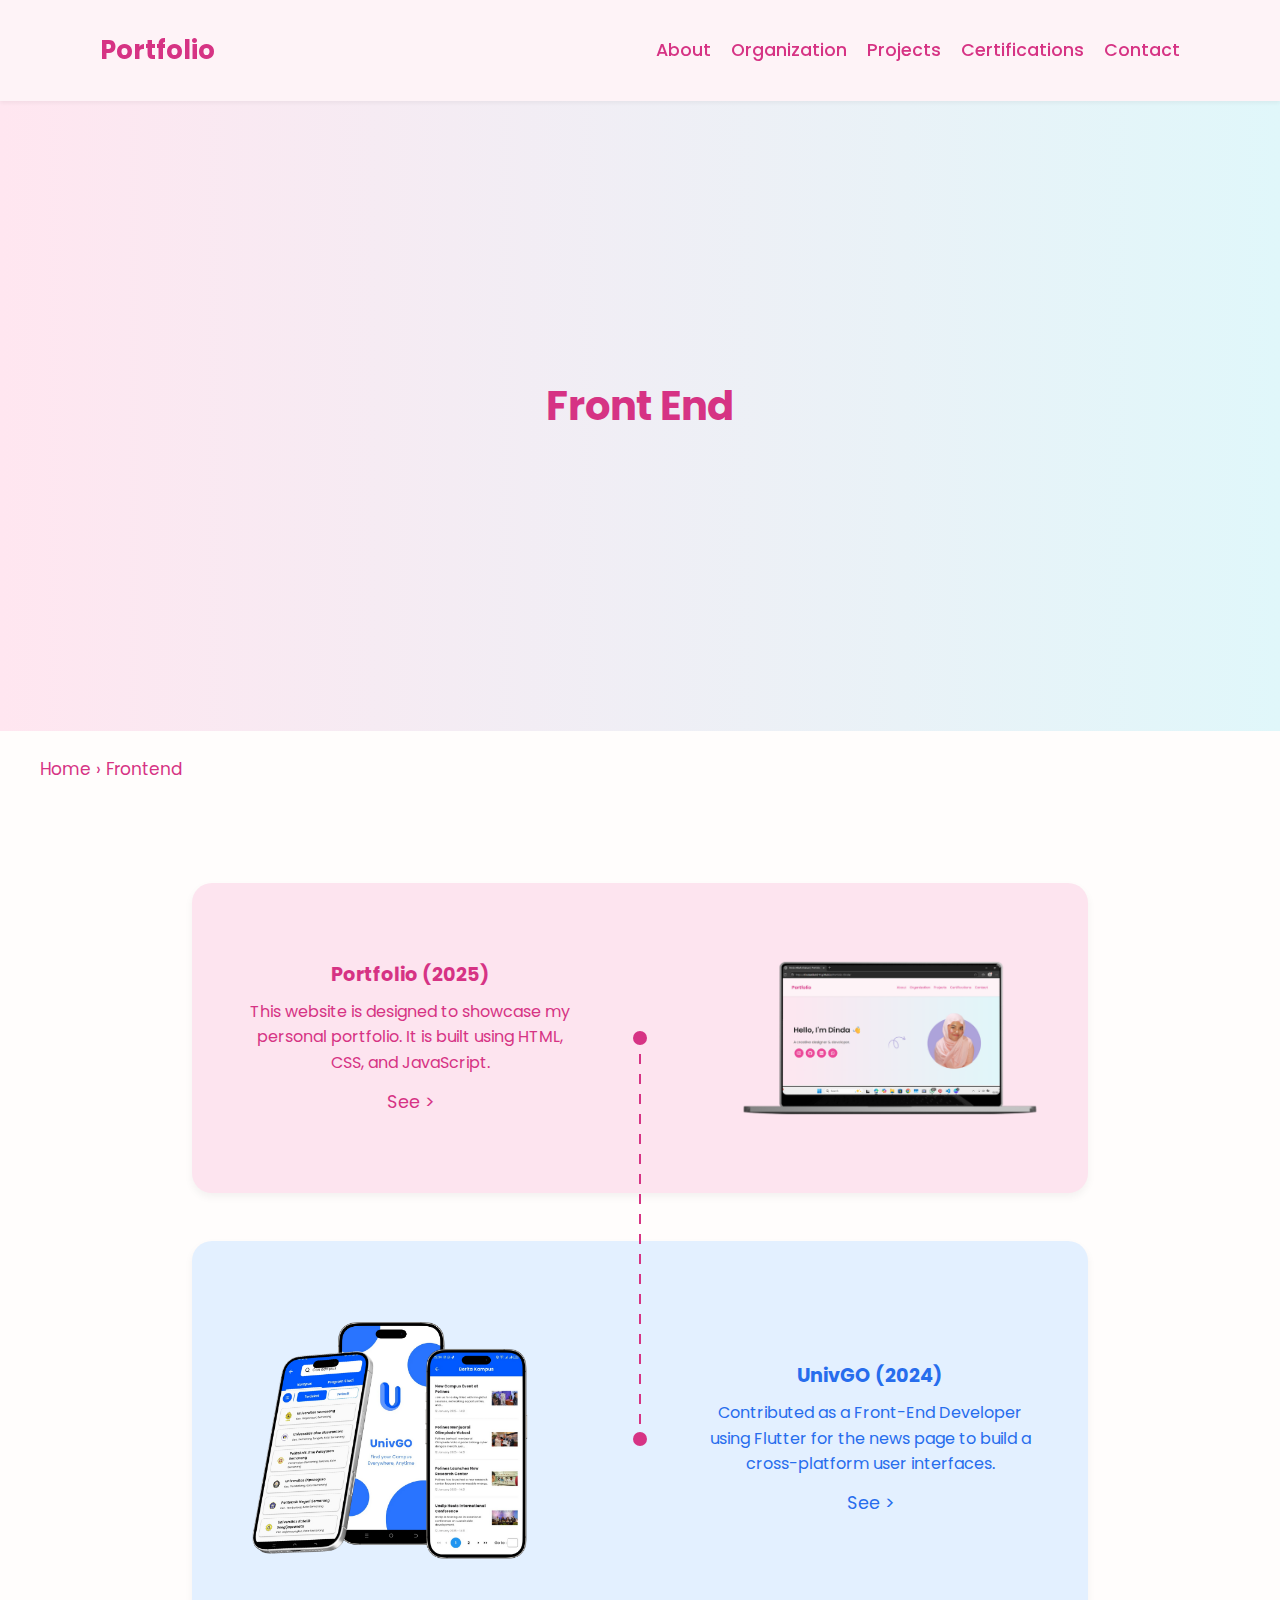
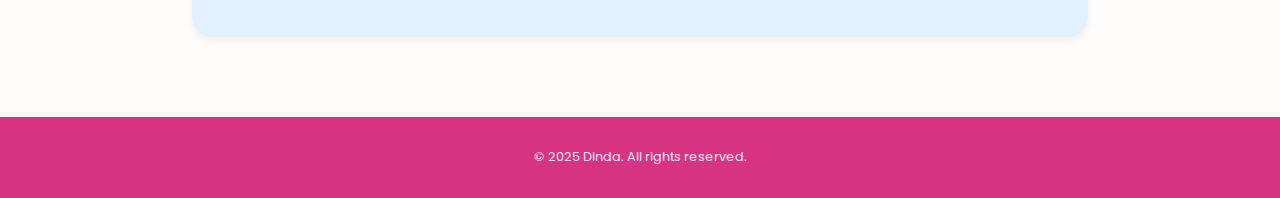
<file: projects/frontend.html>
<!DOCTYPE html>
<html lang="en">
<head>
  <meta charset="UTF-8" />
  <meta name="viewport" content="width=device-width, initial-scale=1.0"/>
  <title>Front End Projects | Dinda Atikah Ghaisani</title>
  <link rel="stylesheet" href="../projects/frostyle.css" />
  <link rel="stylesheet" href="https://cdnjs.cloudflare.com/ajax/libs/font-awesome/6.5.0/css/all.min.css">
  <link rel="preconnect" href="https://fonts.googleapis.com" />
  <link rel="preconnect" href="https://fonts.gstatic.com" crossorigin />
  <link href="https://fonts.googleapis.com/css2?family=Poppins:wght@300;400;600&display=swap" rel="stylesheet" />
</head>
<body class="page-frontend">
  <header>
    <div class="container header-flex">
      <h1 class="logo">Portfolio</h1>
      <div class="menu-toggle">&#9776;</div>
      <nav>
        <ul>
          <li><a href="../index.html#about">About</a></li>
          <li><a href="../index.html#organization">Organization</a></li>
          <li><a href="../index.html#projects">Projects</a></li>
          <li><a href="../index.html#certifications">Certifications</a></li>
          <li><a href="../index.html#contact">Contact</a></li>
        </ul>
      </nav>
    </div>
  </header>

  <!-- Tambahkan setelah </header> -->
  <section id="hero" class="visible">
    <div class="container hero-wrapper">
      <div class="hero-text">
        <h2>Front End</h2>
    </div>
  </section>

  <div class="breadcrumb container">
    <a href="../index.html#projects">Home</a> &rsaquo; <span>Frontend</span>
  </div>

  <section id="custom-projects" class="custom-projects visible container">
    <!-- Project 1 -->
    <div class="project-box pink">
      <div class="project-text">
        <h3>Portfolio (2025)</h3>
        <p>This website is designed to showcase my personal portfolio. It is built using HTML, CSS, and JavaScript.</p>
        <a href="https://dindaatikah211.github.io/Portfolio-Dinda/" target="_blank">See &gt;</a>
      </div>
      <img src="../img/portfolio2025.png" alt="Portfolio Project Preview" />
    </div>

    <!-- Project 2 -->
    <div class="project-box blue">
      <div class="project-text">
        <h3>UnivGO (2024)</h3>
        <p>Contributed as a Front-End Developer using Flutter for the news page to build a cross-platform user interfaces.</p>
        <a href="assets/univgo.pdf" target="_blank">See &gt;</a>
      </div>
      <img src="../img/univgo2024.png" alt="UnivGO App" />
    </div>
  </section>

  <footer>
    <div class="container">
      <p>&copy; 2025 Dinda. All rights reserved.</p>
    </div>
  </footer>
</body>
</html>
</file>
<file: projects/frostyle.css>
/* GLOBAL RESET & BASE */
html {
  scroll-behavior: smooth;
}

* {
  margin: 0;
  padding: 0;
  box-sizing: border-box;
}

body {
  font-family: 'Poppins', sans-serif;
  background-color: #fffdfc;
  color: #333;
  line-height: 1.6;
  overflow-x: hidden;
  font-size: clamp(1rem, 1vw + 0.3rem, 1.125rem);
}

/* CONTAINER */
.container {
  max-width: 1100px;
  margin: auto;
  padding: 20px;
}

/* HEADER */
header {
  background-color: #fef3f7;
  padding: 20px 0;
  position: sticky;
  top: 0;
  z-index: 999;
  box-shadow: 0 2px 4px rgba(0, 0, 0, 0.05);
}

.header-flex {
  display: flex;
  justify-content: space-between;
  align-items: center;
  flex-wrap: wrap;
  padding: 10px;
}

.logo {
  font-size: clamp(1.2rem, 2vw, 1.6rem);
  font-weight: bold;
  color: #d63384;
}

.menu-toggle {
  display: none;
  font-size: clamp(1.4rem, 2vw, 1.6rem);
  cursor: pointer;
  color: #d63384;
  padding: 10px;
  transition: transform 0.3s ease;
}

/* NAVIGATION */
nav {
  position: relative;
  flex-shrink: 0;
}

nav ul {
  list-style: none;
  display: flex;
  gap: 20px;
  justify-content: flex-end;
  margin: 0;
  padding: 0;
  transition: all 0.3s ease-in-out;
}

nav ul li a {
  text-decoration: none;
  color: #d63384;
  font-weight: 500;
  font-size: clamp(0.9rem, 1vw + 0.3rem, 1.1rem);
}

nav a:hover {
  color: #a61e4d;
}

/* HERO */
#hero {
  background: linear-gradient(to right, #ffe6f0, #e0f7fa);
  display: flex;
  align-items: center;
  justify-content: center;
  height: 70vh;
  padding: 20px;
}

#hero h2 {
  color: #d63384;
  text-align: center;
}

.hero-wrapper {
  display: flex;
  align-items: center;
  justify-content: space-between;
  flex-wrap: wrap;
  gap: 40px;
}

/* SECTION ANIMASI */
section {
  padding: 60px 0;
  opacity: 0;
  transform: translateY(50px);
  transition: all 0.6s ease-out;
  scroll-margin-top: 100px;
}

section.visible {
  opacity: 1;
  transform: translateY(0);
}

h2 {
  font-size: clamp(1.8rem, 4vw, 2.5rem);
  color: #d63384;
  margin-bottom: 20px;
}

section p {
  font-size: clamp(0.9rem, 1vw + 0.2rem, 1.1rem);
  color: #444;
  text-align: justify;
}

.breadcrumb {
  font-size: 17px;
  margin: 5px 20px;
  color: #d63384;
}

.breadcrumb a {
  color: #d63384;
  text-decoration: none;
}

.breadcrumb a:hover {
  text-decoration: underline;
}

/* TIMELINE PROJECT ZIG-ZAG */
.custom-projects {
  position: relative;
  display: flex;
  flex-direction: column;
  gap: 3rem;
  margin: 5rem 10rem;
  padding: 0 2rem;
}

.custom-projects::before {
  content: '';
  position: absolute;
  width: 2px;
  top: 46%;
  bottom: 2%;
  left: 50%;
  transform: translate(-50%, -50%);
  background-image: repeating-linear-gradient(
    to bottom,
    #d63384,
    #d63384 10px,
    transparent 10px,
    transparent 20px
  );
  z-index: 2;
}

.project-box {
  display: flex;
  justify-content: center;
  align-items: center;
  gap: 10rem;
  margin: auto;
  position: relative;
  width: 100%;
  padding: 3rem;
  border-radius: 20px;
  box-shadow: 0 4px 8px rgba(0, 0, 0, 0.05);
  background-color: white;
  max-width: 900px;
  z-index: 1;
  transition: transform 0.3s ease, box-shadow 0.3s ease;
}

.project-box::before {
  content: '';
  position: absolute;
  top: 50%;
  left: 50%;
  transform: translate(-50%, -50%);
  width: 14px;
  height: 14px;
  background-color: #d63384;
  border-radius: 50%;
  z-index: 2;
}

.project-box:hover {
  transform: scale(1.02);
  box-shadow: 0 8px 16px rgba(214, 51, 132, 0.2);
  z-index: 1;
  background-color: #fff0f5;
}


.project-box.pink {
  align-self: flex-start;
  background-color: #fde4ef;
  flex-direction: row;
}

.project-box.blue {
  align-self: flex-end;
  background-color: #e3f0ff;
  flex-direction: row-reverse;
}

.project-text {
  flex: 1;
  text-align: center;
}

.project-text h3 {
  font-size: 1.2rem;
  font-weight: 700;
}

.project-text p {
  margin-top: 0.5rem;
  text-align: center;
}

.project-text a {
  display: inline-block;
  margin-top: 0.8rem;
  text-decoration: none;
}

.project-box.pink .project-text h3,
.project-box.pink .project-text p,
.project-box.pink .project-text a {
  color: #d63384; 
}

.project-box.blue .project-text h3,
.project-box.blue .project-text p,
.project-box.blue .project-text a {
  color: #276ded; 
}

.project-box img {
  width: 300px;
  max-width: 100%;
  border-radius: 12px;
}

/* FOOTER */
footer {
  background-color: #d63384;
  text-align: center;
  padding: 10px 0;
  font-size: clamp(0.8rem, 1vw, 1rem);
  color: #ffe6f0;
}

/* RESPONSIVE */
@media (max-width: 768px) {
  nav {
    width: 100%;
  }

  nav ul {
    display: none;
    flex-direction: column;
    background-color: #fef3f7;
    position: absolute;
    top: 100%;
    left: 0;
    right: 0;
    width: 100%;
    padding: 15px 20px;
    box-shadow: 0 4px 6px rgba(0, 0, 0, 0.1);
    z-index: 999;
  }

  nav ul.active {
    display: flex;
  }

  nav ul li {
    width: 100%;
  }

  nav ul li a {
    display: block;
    width: 100%;
    padding: 10px 0;
    cursor: pointer;
  }

  section {
    scroll-margin-top: 130px;
    padding: 40px 20px;
  }

  .container {
    max-width: 100%;
    padding: 10px 20px;
  }

  #hero {
    flex-direction: column;
    padding: 30px 0;
  }

  .hero-wrapper {
    flex-direction: column;
    text-align: center;
    gap: 20px;
    padding: 0 20px;
    width: 100%;
    box-sizing: border-box;
  }

  .hero-text {
    text-align: center;
    max-width: 90%;
    padding: 0 16px;
    box-sizing: border-box;
  }

  .breadcrumb {
    display: none;
  }

  .custom-projects {
    margin: 5rem 1rem;
    padding: 0 1rem;
    gap: 4rem;
  }
  
  .project-box {
    flex-direction: column !important;
    align-items: center;
    text-align: center;
    width: 100%;
    padding: 1.5rem;
    gap: 1rem;
    border-radius: 12px;
  }

  .project-box::before {
    display: none;
  }

  .custom-projects::before {
    content: '';
    position: absolute;
    width: 2px;
    background-image: repeating-linear-gradient(
      to bottom,
      #d63384,
      #d63384 10px,
      transparent 10px,
      transparent 20px
    );
    transform: translateX(-50%);
    z-index: 1;
    top: 46%;
    bottom: 0;
    left: 50%;
    transform: translate(-50%, -50%);
  }

  .custom-projects .project-box:not(:last-child)::after {
    left: 27px;
    top: 100%;
    height: 2rem;
    transform: none;
  }

  .project-box img {
    width: 90%;
    max-width: 100%;
    height: auto;
    margin-bottom: 1rem;
    order: -1;
  }
}
</file>
